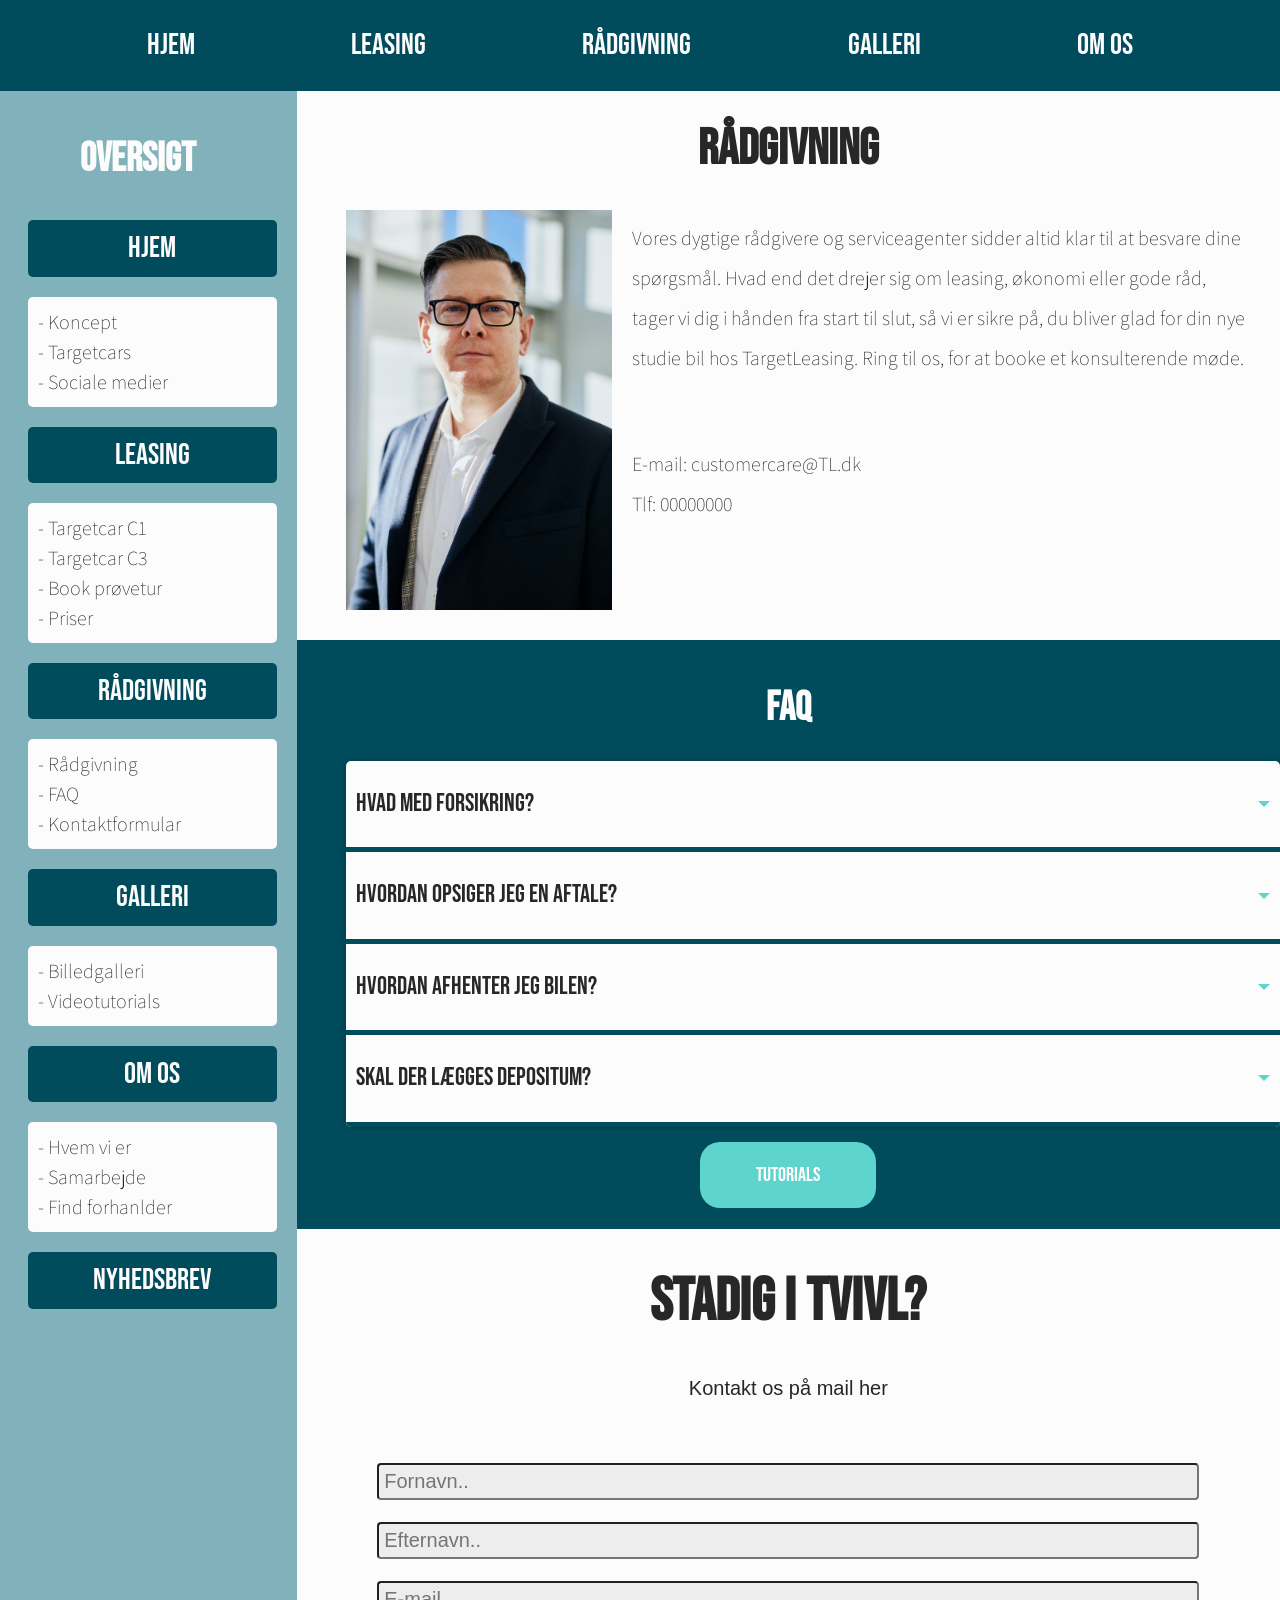
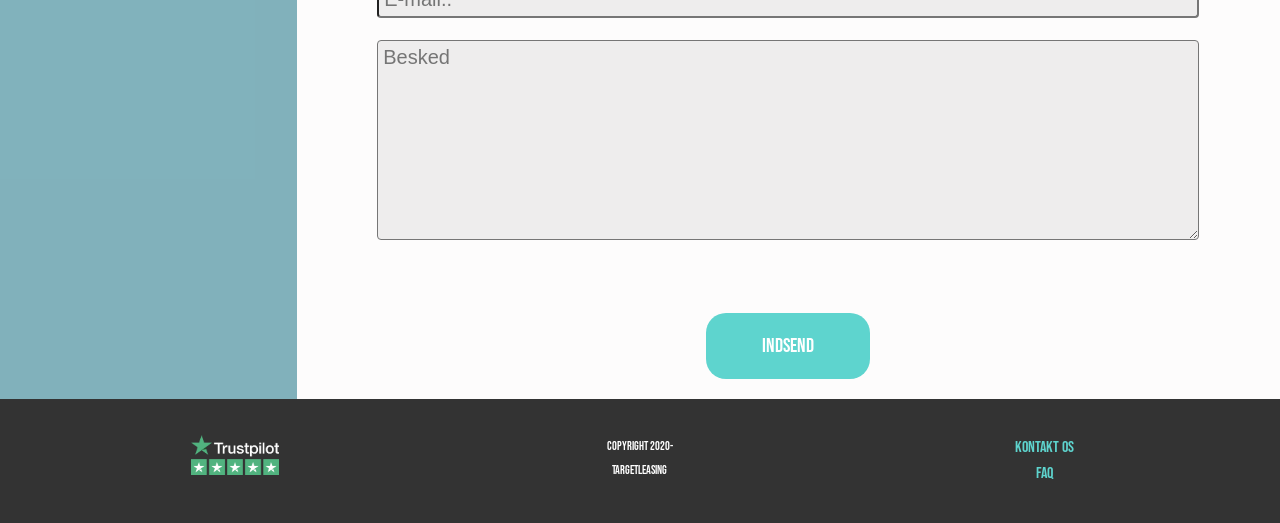
<file: contact.html>
<!DOCTYPE html>
<html lang="en">
    <head>
        <meta charset="utf-8">
        <meta name="keywords" content="Dans, standarddans, skole, hold, program">
        <meta name="viewport" content="width=device-width, initial-scale=1.0">
        <link rel="stylesheet" href="style.css">
        <title>TargetLeasing</title>
    </head>

    <body id="bodyOne">

 <!-- Navigation - nav bar, skulle være dropdown menu-->
            <nav class="main-nav">
                <ul>
                    <li><a href="index.html">Hjem</a></li>
                    <li><a href="lease.html">Leasing</a></li>
                    <li><a href="contact.html">Rådgivning</a></li>
                    <li><a href="galleri.html">Galleri</a></li>
                    <li><a href="omos.html">Om os</a></li>
                </ul>
            </nav>


            <div class="wrapper-One">
                <aside class="sidebar">
                    <h4>Oversigt</h4>
                    <ul>
                        <li><a href="index.html">Hjem</a></li>
                        <p class="ps">- Koncept <br>
                            - Targetcars <br>
                            - Sociale medier</p>

                        <li><a href="lease.html">Leasing</a></li>
                        <p class="ps">- Targetcar C1 <br>
                            - Targetcar C3 <br>
                            - Book prøvetur <br>
                            - Priser</p>


                        <li><a href="contact.html">Rådgivning</a></li>
                        <p class="ps">- Rådgivning <br>
                            - FAQ <br>
                            - Kontaktformular</p>


                        <li><a href="galleri.html">Galleri</a></li>
                        <p class="ps">- Billedgalleri <br>
                            - Videotutorials <br></p>


                        <li><a href="omos.html">Om os</a></li>
                        <p class="ps">- Hvem vi er <br>
                            - Samarbejde <br>
                            - Find forhanlder</p>


                        <li><a href="#"></a>Nyhedsbrev</li>
                    </ul>
                </aside>


    <!--SEKTION1 kontakt og rådgivning, billede -->
    <div class="inner-wrapper">
            <section class="contact">
                <h1>Rådgivning</h1>
                <img class="agentimg" src="images/agent.jpg" alt="customercare">
                <p class="p1">Vores dygtige rådgivere og serviceagenter sidder altid klar til at besvare dine spørgsmål. 
                    Hvad end det drejer sig om leasing, økonomi eller gode råd, tager vi dig i hånden fra start til slut, 
                    så vi er sikre på, du bliver glad for din nye studie bil hos TargetLeasing. Ring til os, for at booke et konsulterende møde. 
                </p><br>
                <p class="p1">E-mail: customercare@TL.dk <br>
                    Tlf: 00000000</p>
            </section>


    <!--SEKTION2 FAQ DROPDOWN-->
            <section class="box">
                <h4>FAQ</h4>
                <div class="accordion">
                    <div>
                        <input type="checkbox" name="FAQ_accordion" id="Q1" class="accordion__input">
                        <label for="Q1" class="accordion__label">Hvad med forsikring?</label>
                        <div class="accordion__content">
                            <p>Hos TargetLeasing er forskring og service på din studiebil altid inkluderet i leasingaftalen. 
                                Du kan derfor køre trygt og sikkert uden bekymringer for uforudsete udgifter og værkstedsregninger!</p>
                        </div>
                    </div>

                    <div>
                        <input type="checkbox" name="FAQ_accordion" id="Q2" class="accordion__input">
                        <label for="Q2" class="accordion__label">Hvordan opsiger jeg en aftale?</label>
                        <div class="accordion__content">
                            <p>Bindingsperioden hos TargetLeasing er på 3 måneder.
                                Herefter kan du opsige din aftale med 1 måneds varsel.
                                Køretøjet skal afleveres hos en af vores forhandlere, i samme stand som da du modtog bilen.
                            </p>
                        </div>
                    </div>

                    <div>
                        <input type="checkbox" name="FAQ_accordion" id="Q3" class="accordion__input">
                        <label for="Q3" class="accordion__label">Hvordan afhenter jeg bilen?</label>
                        <div class="accordion__content">
                            <p>Studiebilerne afhentes hos vores forhandlere som ligger rundt om i landet. 
                                Det vil ligeledes være her showrooms og prøveture af bilerne vil foregå. 
                                Aflevering af bilen skal ske hos den forhandler man har leaset bilen hos.
                            </p>
                        </div>
                    </div>

                    <div>
                        <input type="checkbox" name="FAQ_accordion" id="Q4" class="accordion__input">
                        <label for="Q4" class="accordion__label">Skal der lægges depositum?</label>
                        <div class="accordion__content">
                            <p>Vi kræver en startydelse (depositum) på 5000 kr ved leasing af vores studiebiler. 
                                Vi kvitterer med et OK tankkort som giver dig rabat på brændstof de første 3 måneder af leasingperioden.
                            </p>
                        </div>
                    </div>

                </div>


                <div class="btncontainer">
                    <a href="galleri.html" class="btn">Tutorials</a>
                </div>    
        </section>


    <!--KONTAKTFORMULAR-->
            <section id="formular">
                <h2>Stadig i tvivl?</h2>
                    <h3>Kontakt os på mail her</h3>
                    <div class="formularcontainer">
                        <form action="/action_page.php">
                            <label for="fname"></label>
                            <input type="text" id="fname" name="fornavn" placeholder="Fornavn..">

                            <label for="lname"></label>
                            <input type="text" id="lname" name="efternavn" placeholder="Efternavn..">

                            <label for="lname"></label>
                            <input type="text" id="E-mail" name="mail" placeholder="E-mail..">

                            <label for="subject"></label>
                            <textarea id="subject" name="subject" placeholder="Besked" style="height: 200px;"></textarea>
                        </form>
                    </div>
                    <div class="btncontainer">
                        <a href="#" class="btn">Indsend</a>
                    </div>
                  
                </section>
            </div>
        </div>


        <!--FOOTER-->
                <footer id="main-footer" class="grid">
                    <ul id="foot">
                        <li class="trust-foot"><a href="#"><img src="images/trustpilot.png" alt=""></a></li>
                        <li id="copy">  Copyright 2020-<br> TargetLeasing</li>
                        <li id="merde"><a href="#">KONTAKT OS <br> FAQ</a></li>
                    </ul>
                </footer>
    </body>
</html>
</file>
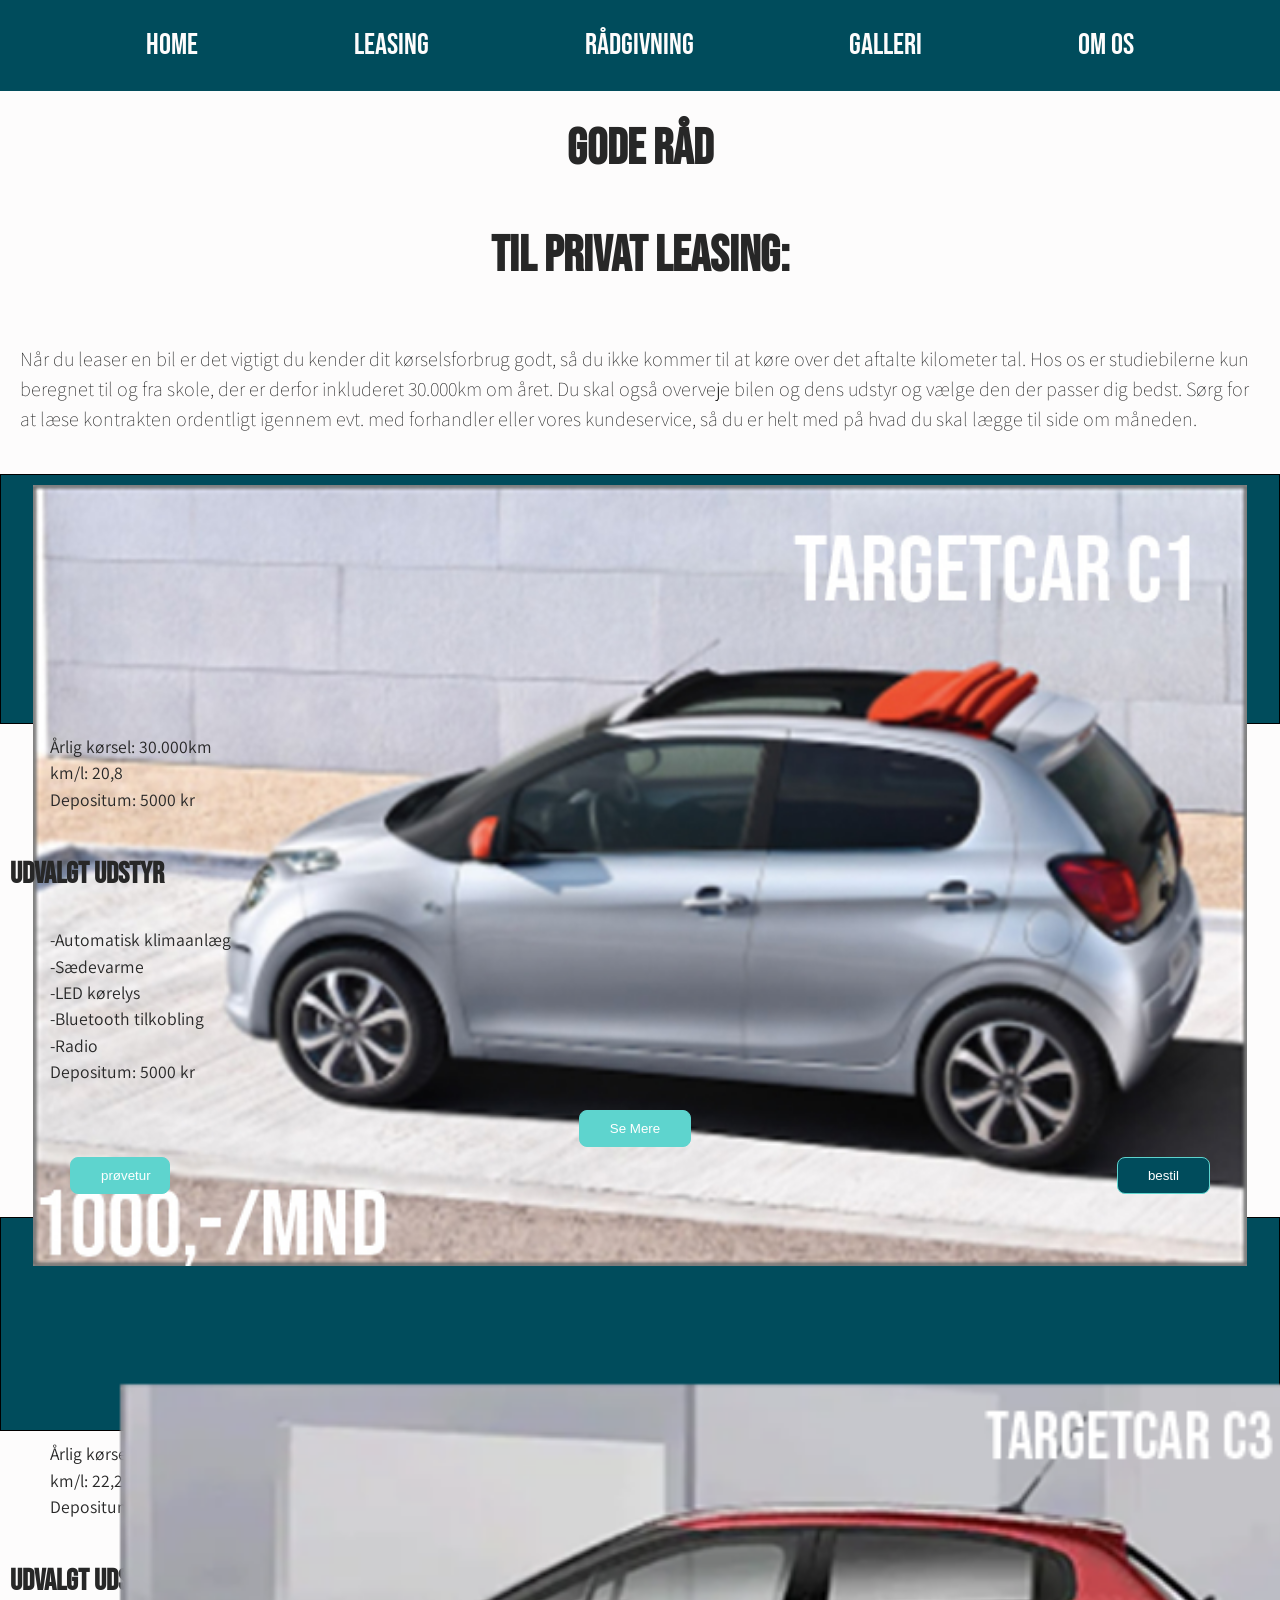
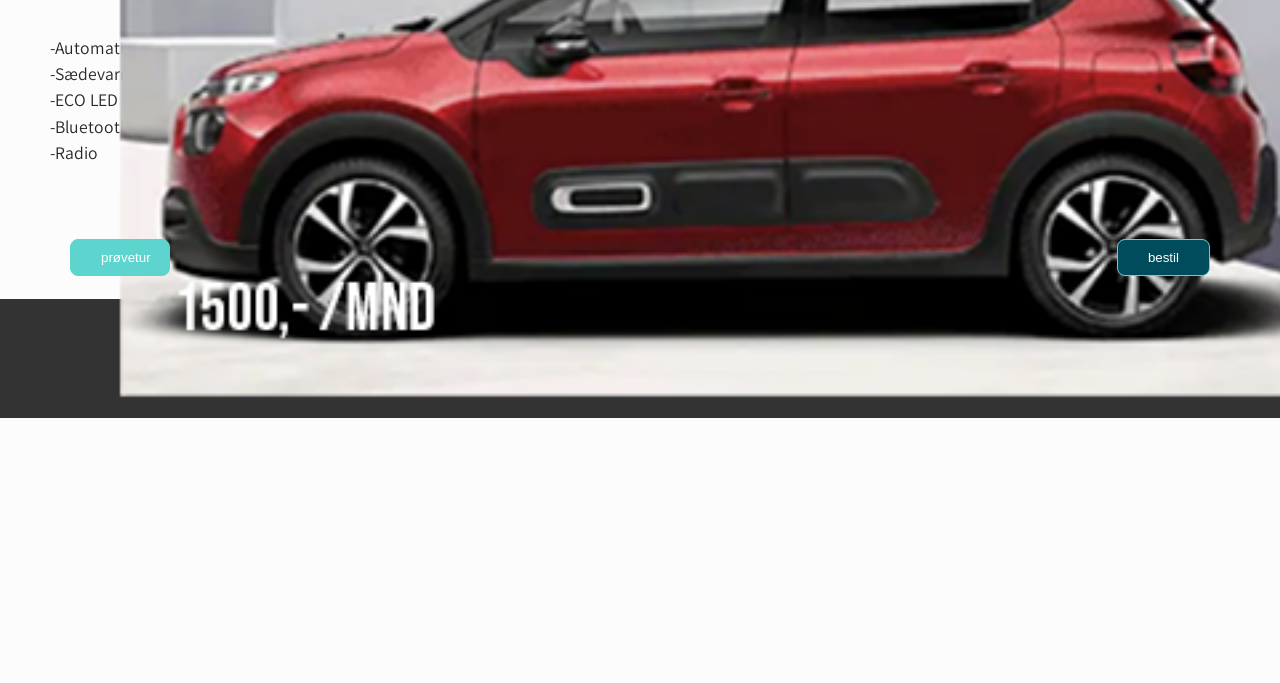
<file: lease.html>
<!DOCTYPE html>
<html lang="en">
    <head>
        <meta charset="UTF-8">
        <meta name="viewport" content="width=device-width, initial-scale=1.0">
        <link rel = "apple-touch-icon" type = "image/png" href = "/sort-logo.png"/>
        <link rel="stylesheet" href="style.css">
        <style>
            @import url('https://fonts.googleapis.com/css2?family=Bebas+Neue&display=swap');
            </style>
            <style>
                @import url('https://fonts.googleapis.com/css2?family=Assistant:wght@300&display=swap');
            </style>
    </head>

    <body id="leasing">

                <!-- Navigation-->
                <nav class="main-nav">
                    <ul>
                        <li><a href="index.html">Home</a></li>
                        <li><a href="lease.html">Leasing</a></li>
                        <li><a href="contact.html">Rådgivning</a></li>
                        <li><a href="galleri.html ">Galleri</a></li>
                        <li><a href="omos.html">Om os</a></li>
                    </ul>
                </nav>

        <header>
          </header>
          <section id="millas">
        <h1>Gode råd </h1>
        <h1>til privat leasing:</h1>
        <p>Når du leaser en bil er det vigtigt du kender dit kørselsforbrug godt, så du ikke kommer til at køre over det aftalte kilometer tal. Hos os er studiebilerne kun beregnet til og fra skole, der er derfor inkluderet 30.000km om året. Du skal også overveje bilen og dens udstyr og vælge den der passer dig bedst. Sørg for at læse kontrakten ordentligt igennem evt. med forhandler eller vores kundeservice, så du er helt med på hvad du skal lægge til side om måneden. </p>
          </section>
        <div class="boxed1">
            <img class="car"src="images/lease1,2.jpg" alt="lease1" style="width:95%">
        </div>
        <ul class="mill" style="list-style: none;">
            <li>Årlig kørsel: 30.000km</li>
            <li>km/l: 20,8</li>
            <li>Depositum: 5000 kr</li>
        </ul>
        <section id="millas">
        <h2>Udvalgt udstyr</h2>
        </section>
        <ul class="mill" style="list-style: none;">
            <li>-Automatisk klimaanlæg</li>
            <li>-Sædevarme</li>
            <li>-LED kørelys</li>
            <li>-Bluetooth tilkobling</li>
            <li>-Radio</li>
            <li>Depositum: 5000 kr</li>
        </ul>
        <div class="container1">
            <a href="http://jakeup.dk">
            <button class="btn1">Se Mere</button>
        </a>
        </div>
        <div class="container2">
            <button class="btn2">prøvetur</button>
            <button class="btn3">bestil</button>
        </div>

        <div class="boxed2">
            <div class="png">
            <img class="carr" src="images/ww.png" alt="lease2" style="width: 110%;">
        </div>
        </div>
        <ul class="mill" style="list-style: none;">
            <li>Årlig kørsel: 30.000km</li>
            <li>km/l: 22,2</li>
            <li>Depositum: 5000 kr</li>
        </ul>
        <section id="millas">
        <h2>Udvalgt udstyr</h2>
        </section>
        <ul class="mill" style="list-style: none;">
            <li>-Automatisk klimaanlæg</li>
            <li>-Sædevarme</li>
            <li>-ECO LED kørelys</li>
            <li>-Bluetooth tilkobling</li>
            <li>-Radio</li>
        </ul>
        
        <div class="container3">
            <a href="http://jakeup.dk">
            <button class="btn4">Se Mere</button>
        </a>
        </div>
        <div class="container4">
            <button class="btn5">prøvetur</button>
            <button class="btn6">bestil</button>
        </div>

         <!--FOOTER-->
         <footer id="main-footer" class="grid">
            <ul id="foot">
                <li class="trust-foot"><a href="#"><img src="images/trustpilot.png" alt=""></a></li>
                <li id="copy">  Copyright 2020-<br> TargetLeasing</li>
                <li id="merde"><a href="#">KONTAKT OS & FAQ</a></li>
            </ul>
        </footer>
        

    </body>
</html
</file>
<file: style.css>
@import url('https://fonts.googleapis.com/css2?family=Assistant:wght@200;300;400;500;600;700;800&display=swap');   
@import url('https://fonts.googleapis.com/css2?family=Bebas+Neue&display=swap');  

/* CORE STYLE*/

body{
    margin: 0;
    font-family: 'Assisant', sans-serif;
    background: #004C5C;
    color: #FDFCFC;
    font-size: 1.1em;
    line-height: 1.5em;
    text-align: center;
}

#bodyOne {
    background-color: #FDFCFC;
}


.wrapper {
    display: grid;
    grid-gap: 100px;
}


/*Navigation*/
.main-nav{
    background-color: #004C5C;
    padding: 10px 20px ;
    font-family: 'Bebas Neue', sans-serif;;
}

.main-nav ul {
    display: grid;
    grid-gap: 2px;
    padding: 0;
    list-style: none;
    display: flex;
    justify-content: space-around;
    margin-right: 4%;
    margin-left: 4%;
}

.main-nav a{
    background: #004C5C;
    display: block;
    text-decoration: none;
    padding: 0.3rem;
    text-align: center;
    color: #FDFCFC;
    text-transform: uppercase;
    font-size: 20px;
    box-shadow: #333333;
    justify-content: space-around;
}

.main-nav a:hover{
    background: #333333;
    color: #FDFCFC;
}

.image{
    display: block;
    width: 100%;
    height: auto;
}
.agentimg{
    height: 200px;
    z-index: -1;
    float: left;
    margin-left: 10px;
    margin-right: 10px;
    margin-top: -8px;
}

h1 {
    margin: 0;
    padding: 0.5em;
    font-family: 'Bebas Neue', sans-serif;
    color: #272727;
    font-size: 30px;
    text-align: center;
}

h2, h3{
    margin: 0;
    padding: 1em 0;
    font-family: 'Bebas Neue', sans-serif;
    color: #272727;
    font-size: 30px;
    text-align: center;
}

h4 {
    text-align: center;
    font-family: 'Bebas Neue', sans-serif;
    color: #FDFCFC;
    font-size: 30px;
    margin-top:-25px;
    margin-bottom: 10px;
}

h6{
    font-family: 'Assisant', sans-serif ;
    font-weight: 100;
    opacity: 30%;
    text-align: center;
    padding: 0;
    margin: 0;
    font-size: 16px;
    padding-bottom: 30px;
    margin-top: -30px;
    color: #272727;
}

.p54{
    padding: 1em 0;
    font-family: 'Assistant', sans-serif;
    font-weight: 100;
    color: #272727;
    text-align: start;
    line-height: 1.5em;
    font-size: 16px;
    margin: 0;
}

p {
    padding: 1em 0;
    font-family: 'Assistant', sans-serif;
    font-weight: 100;
    color: #272727;
    text-align: start;
    line-height: 1.5em;
    font-size: 16px;
    margin-left: 20px;
    margin-right: 20px;
}

.p1{
    font-family: 'Assistant', sans-serif;
    font-weight: 100;
    text-align: start;
    line-height: 1.5em;
    font-size: 15px;
    margin-left: 15px;
    margin-right: 10px;
    margin-top: -20px;
    padding-bottom: 20px;
    color: #272727;
}

.p2{
    font-family: 'Assistant', sans-serif;
    font-weight: 100;
    text-align: start;
    line-height: 1.5em;
    font-size: 15px;
    margin-left: 20px;
    margin-right: 20px;
    padding-bottom: 20px;
    font-size: 15px;
    color: #272727;
}

/*btn*/
.btn{
    display: inline-block;
    background: #5ED4CE;
    color: #ffffff;
    text-decoration: none;
    padding: 1em 2em;
    border: 1px solid #666666;
    margin: 0.5em 0;
    border-radius: 20px;
    border: none;
    margin-top: 15px;
    font-family: 'Bebas Neue', sans-serif;
    font-size: 16px;
}

.btncontainer {
    text-align: center;
    padding-top: 10px;
    margin-top: -10px;
    margin-bottom: 10px;
}


#råd-btn{
    background: #004C5C;
}

/*SECTION A*/

#section-a{
    min-height: auto;
    color: #FDFCFC;
    text-align: center;
}


#videoBG {
    height: auto;
    width: 100%;
}
#section-a .bg-image{
    position: absolute;
    /*background-image: url("#);*/
    /*background-color: #333333;*/
    background-position: center;
    background-repeat: no-repeat;
    background-size: cover;
    width: 100%;
    height: 300px;
    /* z-index: -1;
    opacity: 0.4;*/
    }

/*Section B*/

#section-b{
 /*   background: #245452;
    color: #FDFCFC;*/
    padding: 2em;
    line-height: 1.2em;
    background: #FDFCFC;
    color: #333333;
}

#section-b .content-wrap{
    padding: 0 1.5em;
}

/*Section C*/
#section-c {
    padding: 1.5em 2em 2em;
}

#section-c .content-title{
    color: #ececec;
    padding-top: 0.5em;
    padding-bottom: 2em;
}

#section-c ul{

    list-style: none;
    text-decoration: none;
    margin: 0;
    padding: 0;
    
}
#section-c ul a{
    list-style: none;
    margin: 0;
    padding: 0;
}

#section-c li{
    margin-bottom: 1em;
    background: #ffffff;
    color: #333333;
}

/*Section D*/

#section-d {
    background: #FDFCFC;
    color: #333333;
    padding: 2em;
    line-height: 1.2em;
    font-size: 0.9em;
}

.btn-tilmeld{

        display: inline-block;
        background: #5ED4CE;
        color: #ffffff;
        text-decoration: none;
        padding: 1em 2em;
        border: 1px solid #666666;
        margin: 0em 0;
        margin-top: 0em;
        border-radius: 20px;
        border: none;
        margin-top: 0px;
        font-family: 'Bebas Neue', sans-serif;
        font-size: 16px;
}

#knap-social{
    display: flex;
    text-align: center;
    justify-items: center;
}

.center {
    margin: auto;
    width: 35%;
    padding: 10px;
  }

.image-1{
    width: auto;
    height: 3em;
    padding-left: 10px;
}

/*FAQ - sektion*/
.box {
    background-color: #004C5C;
    padding-top: 50px;
    padding-bottom: 1px;
}

/* Bokse der folder sig ud ved klik*/ 
.accordion {
    max-width: 350px;
    margin-left: 12px;
    box-shadow: 0 0 10px rgba(0, 0, 0, 0.2);
    border-radius: 5px;
    overflow: hidden;
    font-family: 'Bebas Neue', sans-serif;
    background-color: #FDFCFC;
    color: #272727;
    font-size: 1.2em;
    text-align: start;
}

.accordion__label,
.accordion__content {
    padding: 20px 10px;
}

.accordion__label {
    display: block;
    color: #272727;
    cursor: pointer;
    position: relative;
    transition: background 0.1s;
}

/*Child element til label*/

.accordion__label::after {
    content:"";
    position: absolute;
    top: 50%;
    right: 10px;
    transform: translateY(-50%);
    width: 12px;
    height: 6px;
    background-image: url('data:image/svg+xml;utf8,<svg width="100" height="50" xmlns="http://www.w3.org/2000/svg"><polygon points="0,0 100,0 50,50" style="fill:%235ED4CE;" /></svg>');
    background-size: contain;
    transition: transform 0.4s;
}

.accordion__content {
    background:#ececec;
    line-height: 1.6;
    font-size: 16px;
    display: none;
    padding-bottom: 5px;
}

.accordion__input {
    display: none;
}

/*Indhold åbnes når der trykkes på boxen*/
.accordion__input:checked ~ .accordion__content {
    display: block;

}

/*SECTION BOX - CONTACT*/
input[type=text], select{
    width: 90%;
    padding: 12px;
    padding-right: 5px;
    border-radius: 4px;
    box-sizing: border-box;
    margin-top: 6px;
    margin-bottom: 16px;
    resize: vertical;
    font-family: 'Bebas Neue', sans-serif;
    font-size: 20px;
    background-color:#FDFCFC;
  }

input[type=text], textarea{
    width: 90%;
    padding: 5px;
    padding-right: 5px;
    border-radius: 4px;
    box-sizing: border-box;
    margin-top: 6px;
    resize: vertical;
    font-family:'Assisant', sans-serif;
    background-color: rgba(211, 211, 211, 0.37);
  }

/* SECTION FORMULAR*/

.formularcontainer {
    border-radius: 8px;
    background-color: #FDFCFC;
    padding: 5px;
}

#leasing{
    background-color: #FDFCFC;
}

#millas
  h1{
   
    text-align: center;
    font-family: 'Bebas Neue', cursive;
}

/*det her styrer det første billede*/

.car{
    display: block;
    margin-left: auto;
    margin-right: auto;
    margin-top: 10px;
    width: 40%;
}

/*boxed er til den box bag billedet*/
.boxed1{
    margin-top: 20px;
    border: 1px solid black;
    height: 250px;
    background-color: #004c5c;
}
/*til min liste (Udvalgt udstyr**/
.mill{
    margin-top: 10px;
    margin-left: 10px;
    font-family: 'Assistant', sans-serif;
    color: #272727;
    text-align: start;

}
/*h2 overskrift men bare mindre*/
#millas
h2{
    margin-left: 10px;
    padding: 1em 0;
    font-family: 'Bebas Neue', sans-serif;
    color: #272727;
    font-size: 30px;
    text-align: start

}
/* det er her under jeg styrer alt med mine knapper*/
.container1{
    text-align: center;
    margin-top: 25px;
}
/* btn 1 er den øverste knap, btn 2 er knappen nede til venstre, det går igen med btn 4,5,6*/
.btn1{
border: 1px solid #5ed4ce;
background: #5ed4ce;
padding: 10px 30px;
border-radius: 8px;
color: white;
margin-bottom: 10px ;
margin-right: 10px;
}
.container2{
    text-align: center;
    margin-bottom: 60px;
}
.btn2{
    border: 1px solid #5ed4ce;
    background: #5ed4ce;
    padding: 10px 30px;
    border-radius: 8px;
    color: white;
    position: absolute;
    left: 70px;
    width: 100px;
}

.btn3{
    border: 1px solid #5ed4ce;
    background: #004c5c;
    padding: 10px 30px;
    border-radius: 8px;
    color: white;
    position: absolute;
    right: 70px;
}
.boxed2{   
    border: 1px solid black;
    background-color: #004c5c;
    height: 214px;
}
/*mit andet billede*/
.png{
    position: relative;
    right: 30px;
    bottom: 60px;
    width: 106%;
}

.container3{
    text-align: center;
    margin-top: 25px;
}
.btn4{
border: 1px solid #5ed4ce;
background: #5ed4ce;
padding: 10px 30px;
border-radius: 8px;
color: white;
margin-bottom: 10px ;
margin-right: 10px;

}
.container4{
    text-align: center;
    margin-bottom: 60px;
}
.btn5{
    border: 1px solid #5ed4ce;
    background: #5ed4ce;
    padding: 10px 30px;
    border-radius: 8px;
    color: white;
    position: absolute;
    left: 70px;
    width: 100px;

}

.btn6{
    border: 1px solid #5ed4ce;
    background: #004c5c;
    padding: 10px 30px;
    border-radius: 8px;
    color: white;
    position: absolute;
    right: 70px;

}


/*FOOTER*/

#main-footer{
    padding: 2em;
    background: #333333;
    color: #ffffff;
    text-align: center;
    font-family: 'bebas neue', sans-serif;
}

#main-footer a{
    color: #5ED4CE;
    text-decoration: none;
}

#main-footer ul{
    list-style: none;
    margin: 0;
    padding: 0;
}
#main-footer ul a{
    list-style: none;
    margin: 0;
    padding: 0;
    
}

#main-footer img{
    align-items: center;
    height: auto;
    width: 200px;

}


#foot{
    display: grid;
    grid-gap: 4px;
    padding: 0;
    list-style: none;
    grid-template-columns: 1fr  1fr 1fr ; 
}

#foot .trust-foot img{
    height: auto;
    width: 5em;
}

#copy{
    font-size: 0.7em;
    line-height: 2em;

}

#merde{
    font-size: 1rem;
    float: right;
}

   
 @media(min-width: 700px){

    .btn{
        display: inline-block;
        background: #5ED4CE;
        color: #ffffff;
        text-decoration: none;
        padding: 1em 2.8em;
        border: 1px solid #666666;
        margin: 0.5em 0;
        border-radius: 20px;
        border: none;
        margin-top: 15px;
        font-family: 'Bebas Neue', sans-serif;
        font-size: 20px;
    }

        #section-b .content-text p{
            padding-top: 0;
        }
    
        #section-c ul{
            display: flex;
            justify-content: space-around;
        }
    
        #section-c li{
            width: 47%;
        }
        .center {
            margin: auto;
            width: 15%;
            padding: 10px;
          }


        .wrapper-One {
        display: flex;
        position: relative;
    }

        .wrapper-One .sidebar {
        width: 800px;
        background-color: #06687c80; 
        padding: 50px 0px;
        margin-left: -20px;
    }


.wrapper-One .sidebar ul li{
    padding: 15px 0;
    color: #272727;
    font-family: 'Bebas Neue', sans-serif;
    text-align: center;
    font-size: 30px;
    background-color: #004c5c;
    margin-left:  8px;
    margin-right: 20px;
    margin-bottom: 0;
    border-radius: 5px;
    list-style: none;
    color: #FDFCFC;
}

.sidebar ul li a {
    text-decoration: none;
    color: #fdfcfc;
}

.ps {
    font-family: 'Assisant', sans-serif 100;
    color: #272727;
    padding-left: 10px;
    background-color: #FDFCFC;
    margin-bottom: 20px;
    margin-left: 8px;
    border-radius: 5px;
    padding: 10px;
    font-size: 20px;
}

h1{
    margin-bottom: 30px;
    font-size: 50px;
    margin-top: 20px

}

h4 {
    font-size: 40px;
    padding: 30px;
}

.inner-wrapper {
    display: flex;
    flex-direction: column;
}

h2 {
    font-size: 60px;
}

h3 {
    font-size: 20px;
    font-family: 'Assisant', sans-serif;
    font-weight: 100;
    margin-top: -20px;
}


.agentimg {
        height: 400px;
        float: left;
        margin-left: 5%;
        margin-right: 20px;
        margin-top: -8px;
    
    }

    .p1 {
        font-size: 20px;
        line-height: 2em;
        padding: 20px
    }

    p {
        font-size: 20px;
    }
    
    .box {
        margin-top: 30px;
    
    }

    .accordion {
        max-width: 1000px;
        margin-left: 5%;
        box-shadow: 0 0 10px rgba(0, 0, 0, 0.2);
        border-radius: 5px;
        overflow: hidden;
        font-family: 'bebas neue', sans-serif;
        background-color: #FDFCFC;
        color: #227722;
        font-size: 1.2em;
    }


.accordion__label,
.accordion__content {
    padding: 30px 10px;
}

.accordion__label {
    display: block;
    color: #272727;
    cursor: pointer;
    position: relative;
    transition: background 0.1s;
    border-bottom: 5px solid #004C5C;
    font-size: 25px;
}

/*Child element til label*/

.accordion__label::after {
    content:"";
    position: absolute;
    top: 50%;
    right: 10px;
    transform: translateY(-50%);
    width: 12px;
    height: 6px;
    background-image: url('data:image/svg+xml;utf8,<svg width="100" height="50" xmlns="http://www.w3.org/2000/svg"><polygon points="0,0 100,0 50,50" style="fill:%235ED4CE;" /></svg>');
    background-size: contain;
    transition: transform 0.4s;
}


.accordion__content {
    background:#ececec;
    line-height: 1.6;
    font-size: 14px;
    display: none;
    padding-top: 30px;
    padding-bottom: 5px;
    border-bottom: 2px solid #004c5c;
}

.accordion__input {
    display: none;
}


/*Indhold åbnes når der trykkes på boxen*/
.accordion__input:checked ~ .accordion__content {
    display: block;

}

input[type=text], select{
    width: 90%;
    padding: 12px;
    padding-right: 5px;
    border-radius: 4px;
    box-sizing: border-box;
    margin-top: 6px;
    margin-bottom: 16px;
    resize: vertical;
    font-family: 'bebas neue', sans-serif;
    font-size: 20px;
    background-color:#272727;
  }


input[type=text], textarea{
    width: 90%;
    padding: 5px;
    padding-right: 5px;
    border-radius: 4px;
    box-sizing: border-box;
    margin-top: 6px;
    margin-bottom: 16px;
    resize: vertical;
    font-family: var(--pfont);
    background-color: rgba(211, 211, 211, 0.37);
    font-size: 20px;
  }

  .formularcontainer {
      border-radius: 8px;
      background-color: var(--navtext);
      padding: 5px;
      margin: 30px;
  }


  .main-nav a {
      font-size: 30px;
  }
    
    }

    @media(min-width: 1000px){
        .center {
            margin: auto;
            width: 10%;
            padding: 10px;
          }
        }

   
        div.gallery {
            border: 0px solid #ccc;
          }
          
          div.gallery:hover {
            border: 5px solid #777;
          }
          
          div.gallery img {
            width: 100%;
            height: auto;
          }
          
          div.desc {
            padding: 15px;
            text-align: center;
          }
          
          * {
            box-sizing: border-box;
          }
          
          .responsive {
            padding: 10px 10px;
            float: left;
            width: 24.99999%;
            background-color: #004C5C;
          }
          
          @media only screen and (max-width: 700px) {
            .responsive {
              width: 49.99999%;
            }
          }
          

          
          .clearfix:after {
            content: "";
            display: table;
            clear: both;
          }
</file>
